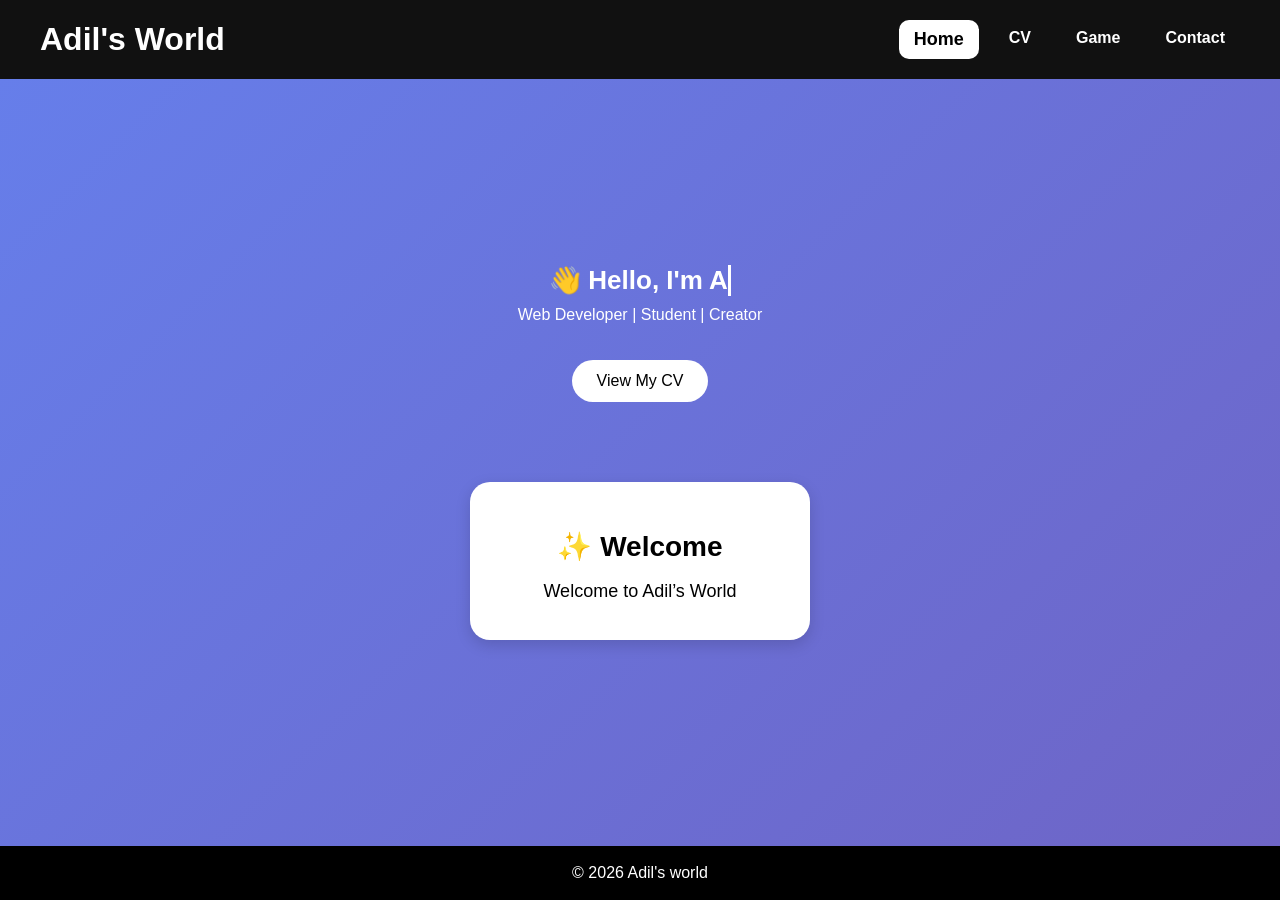
<file: index.html>
<!DOCTYPE html>
<html lang="th">
<head>
  <meta charset="UTF-8">
  <meta name="viewport" content="width=device-width, initial-scale=1.0">

  <title>Adil Binsaad | Web Developer Portfolio</title>
  <meta name="description" content="Portfolio ของ Adil Binsaad นักพัฒนาเว็บไซต์ นักศึกษา KMITL รวมผลงาน Web, UI/UX และ IoT">
  <meta name="keywords" content="Adil, Portfolio, Web Developer, KMITL, JavaScript, HTML, CSS">

  <meta property="og:title" content="Adil Binsaad Portfolio">
  <meta property="og:description" content="เว็บไซต์ Portfolio ของนักพัฒนา Web และ IoT">
  <meta property="og:type" content="website">
  <meta property="og:url" content="https://adilbinsaad.github.io/Personal-Website-Project/">

  <!-- CSS -->
  <link rel="stylesheet" href="css/main.css">
  <link rel="stylesheet" href="css/index.css">

  <link href="https://fonts.googleapis.com/css2?family=Poppins:wght@400;600&display=swap" rel="stylesheet">
</head>

<body>

<header>
  <h1><a href="index.html" class="logo">Adil's World</a></h1>

  <nav>
    <a href="index.html" class="active">Home</a>
    <a href="cv.html">CV</a>
    <a href="game.html">Game</a>
    <a href="contact.html">Contact</a>
  </nav>
</header>

<section class="hero">

  <h2 class="typing reveal"></h2>
  <p class="subtitle reveal">Web Developer | Student | Creator</p>

  <a href="cv.html" class="btn reveal">View My CV</a>

  <div class="grid">

    <div class="card glow-card reveal welcome big-welcome">
      <h3>✨ Welcome</h3>
         <p>Welcome to Adil’s World</p>
    </div>

  </div>

</section>

<footer>
  <p>© 2026 Adil's world</p>
</footer>

<script src="js/index.js"></script>
</body>
</html>
</file>
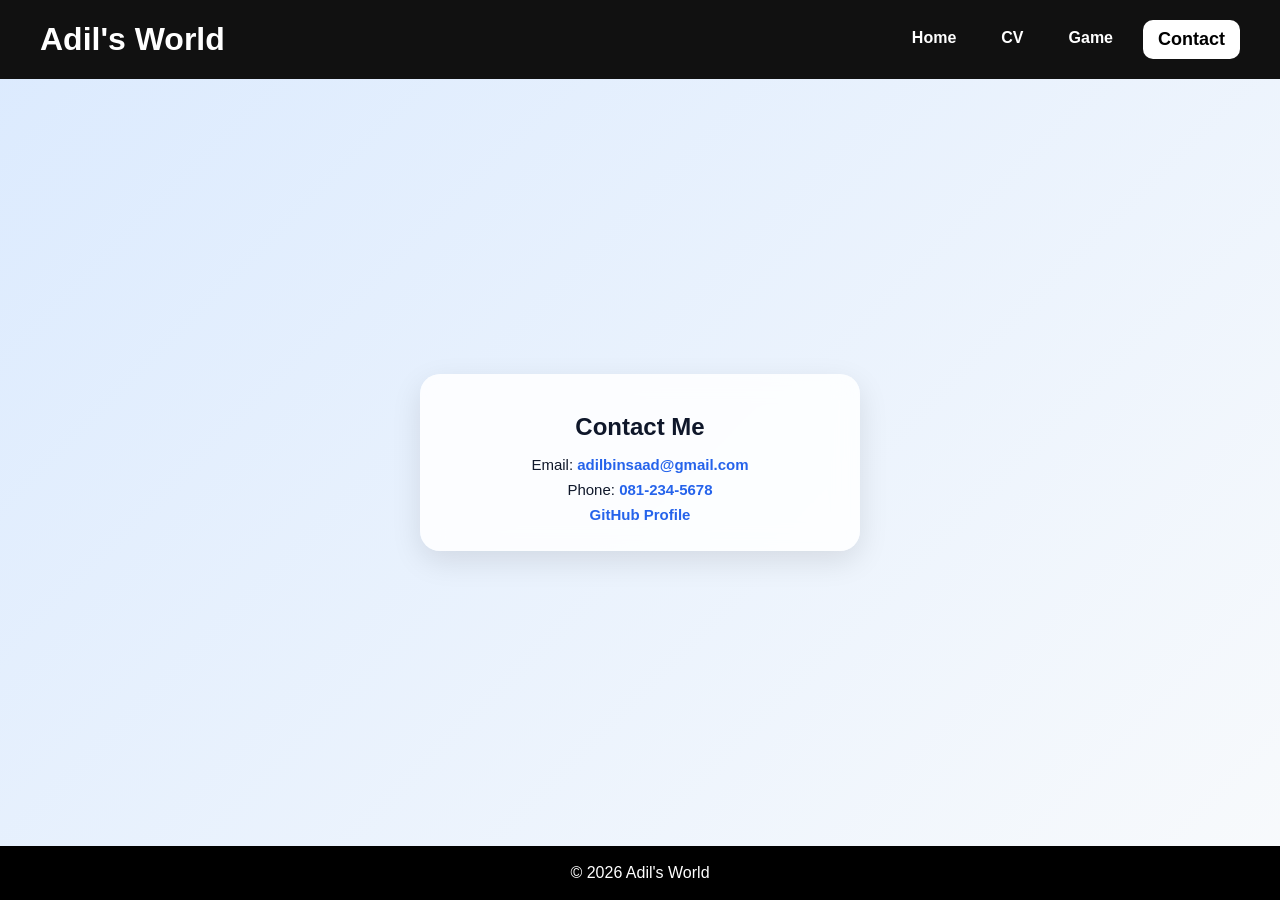
<file: contact.html>
<!DOCTYPE html>
<html lang="th">
<head>
  <meta charset="UTF-8">
  <meta name="viewport" content="width=device-width, initial-scale=1.0">

  <title>Contact | Adil Portfolio</title>
  <meta name="description" content="ติดต่อ Adil Binsaad">

  <link rel="stylesheet" href="css/main.css">
  <link rel="stylesheet" href="css/contact.css">
</head>

<body>

<header>
  <h1>
    <a href="index.html" class="logo">Adil's World</a>
  </h1>

  <nav aria-label="Main navigation">
    <a href="index.html">Home</a>
    <a href="cv.html">CV</a>
    <a href="game.html">Game</a>
    <a href="contact.html" class="active">Contact</a>
  </nav>
</header>

<main id="main-content" class="contact">
  <div class="card">
    <h2>Contact Me</h2>

    <p>Email: <a href="mailto:adilbinsaad@gmail.com">adilbinsaad@gmail.com</a></p>
    <p>Phone: <a href="tel:0812345678">081-234-5678</a></p>

    <p><a href="https://github.com/AdilBinsaad">GitHub Profile</a></p>
  </div>
</main>

<footer>
  <p>© 2026 Adil's World</p>
</footer>

</body>
</html>
</file>
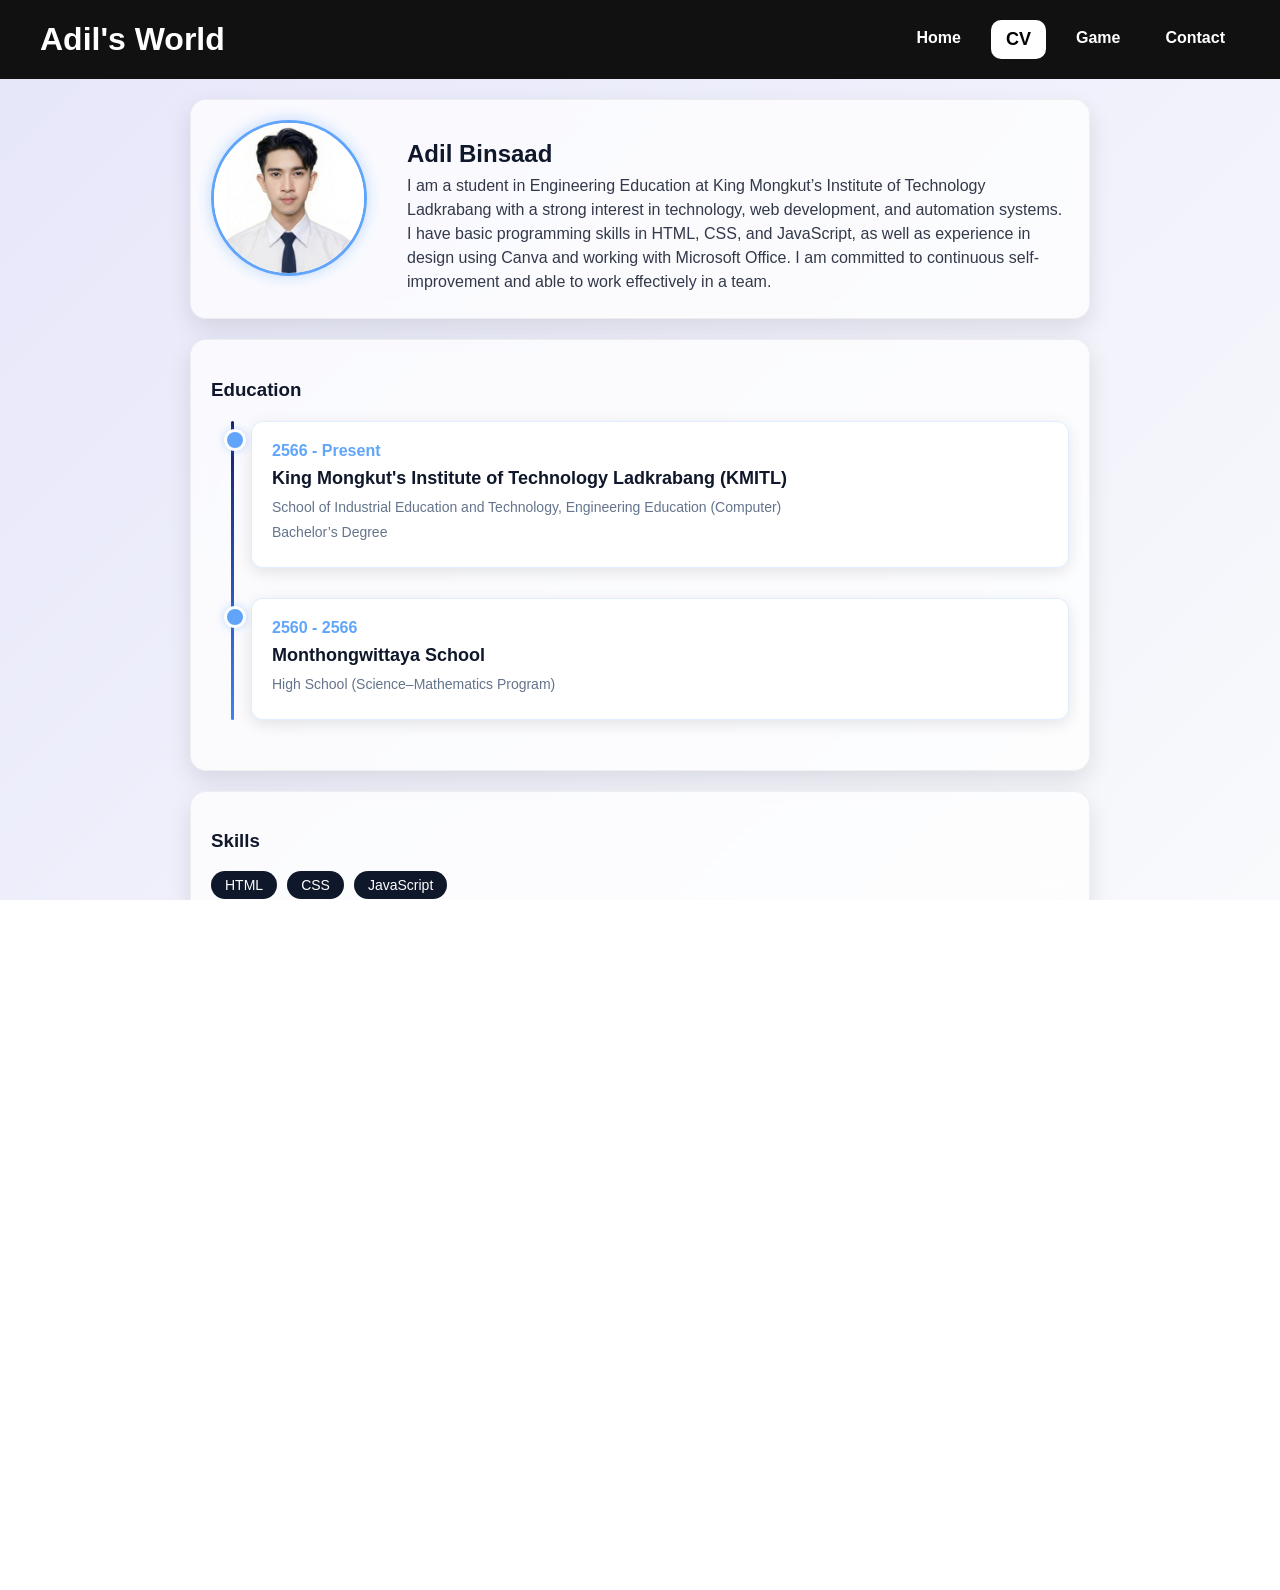
<file: cv.html>
<!DOCTYPE html>
<html lang="th">
<head>
  <meta charset="UTF-8">
  <meta name="viewport" content="width=device-width, initial-scale=1.0">

  <title>Adil Binsaad CV | Web Developer</title>
  <meta name="description" content="ประวัติและทักษะของ Adil Binsaad">

  <link rel="stylesheet" href="css/main.css">
  <link rel="stylesheet" href="css/cv.css">
</head>

<body class="cv-page">

<header>
  <h1><a href="index.html" class="logo">Adil's World</a></h1>

  <nav aria-label="Main navigation">
    <a href="index.html">Home</a>
    <a href="cv.html" class="active">CV</a>
    <a href="game.html">Game</a>
    <a href="contact.html">Contact</a>
  </nav>
</header>
<main id="main-content" class="cv-container">

<section class="profile card">
  <img src="images/รูป.png" alt="Adil Binsaad Web Developer Profile" class="profile-img">

  <div class="profile-info">
    <h2>Adil Binsaad</h2>
    <p>I am a student in Engineering Education at King Mongkut’s Institute of Technology Ladkrabang with a strong interest in technology, web development, and automation systems. I have basic programming skills in HTML, CSS, and JavaScript, as well as experience in design using Canva and working with Microsoft Office. I am committed to continuous self-improvement and able to work effectively in a team.
</p>
  </div>
</section>

<section class="cv-section card">
  <h3>Education</h3>
  <div class="timeline">
    <div class="timeline-item">
      <div class="timeline-marker"></div>
      <div class="timeline-content">
        <h4>2566 - Present</h4>
        <h5>King Mongkut's Institute of Technology Ladkrabang (KMITL)</h5>
        <p>School of Industrial Education and Technology, Engineering Education (Computer)</p>
        <p>Bachelor’s Degree</p>
      </div>
    </div>
    <div class="timeline-item">
      <div class="timeline-marker"></div>
      <div class="timeline-content">
        <h4>2560 - 2566</h4>
        <h5>Monthongwittaya School</h5>
        <p>High School (Science–Mathematics Program)</p>
      </div>
    </div>
  </div>
</section>

<section class="cv-section card">
  <h3>Skills</h3>
  <div class="skills">
    <span>HTML</span>
    <span>CSS</span>
    <span>JavaScript</span>
  </div>
</section>

<section class="cv-section card">
  <h3>Projects</h3>
  <div class="project">
    <h4>Automatic Microgreen Cultivation Control System Using IoT</h4>
    <p>An automated microgreen growing system that controls sensors and devices via a mobile application.</p>
  </div>
  <div class="project">
    <h4>Personal Website</h4>
    <p>Personal website developed using HTML, CSS, and JavaScript.</p>
  </div>
</section>

<section class="cv-section card">
  <h3>Contact</h3>
  <ul class="contact-list">
    <li><strong>Email:</strong> <a href="mailto:adilbinsaad@gmail.com">adilbinsaad@gmail.com</a></li>
    <li><strong>Phone:</strong> <a href="tel:0812345678">081-234-5678</a></li>
    <li><strong>GitHub:</strong> <a href="https://github.com/AdilBinsaad">GitHub Profile</a></li>
  </ul>
</section>

</main>

<footer>
  <p>© 2026 Adil's world</p>
</footer>

</body>
</html>
</file>
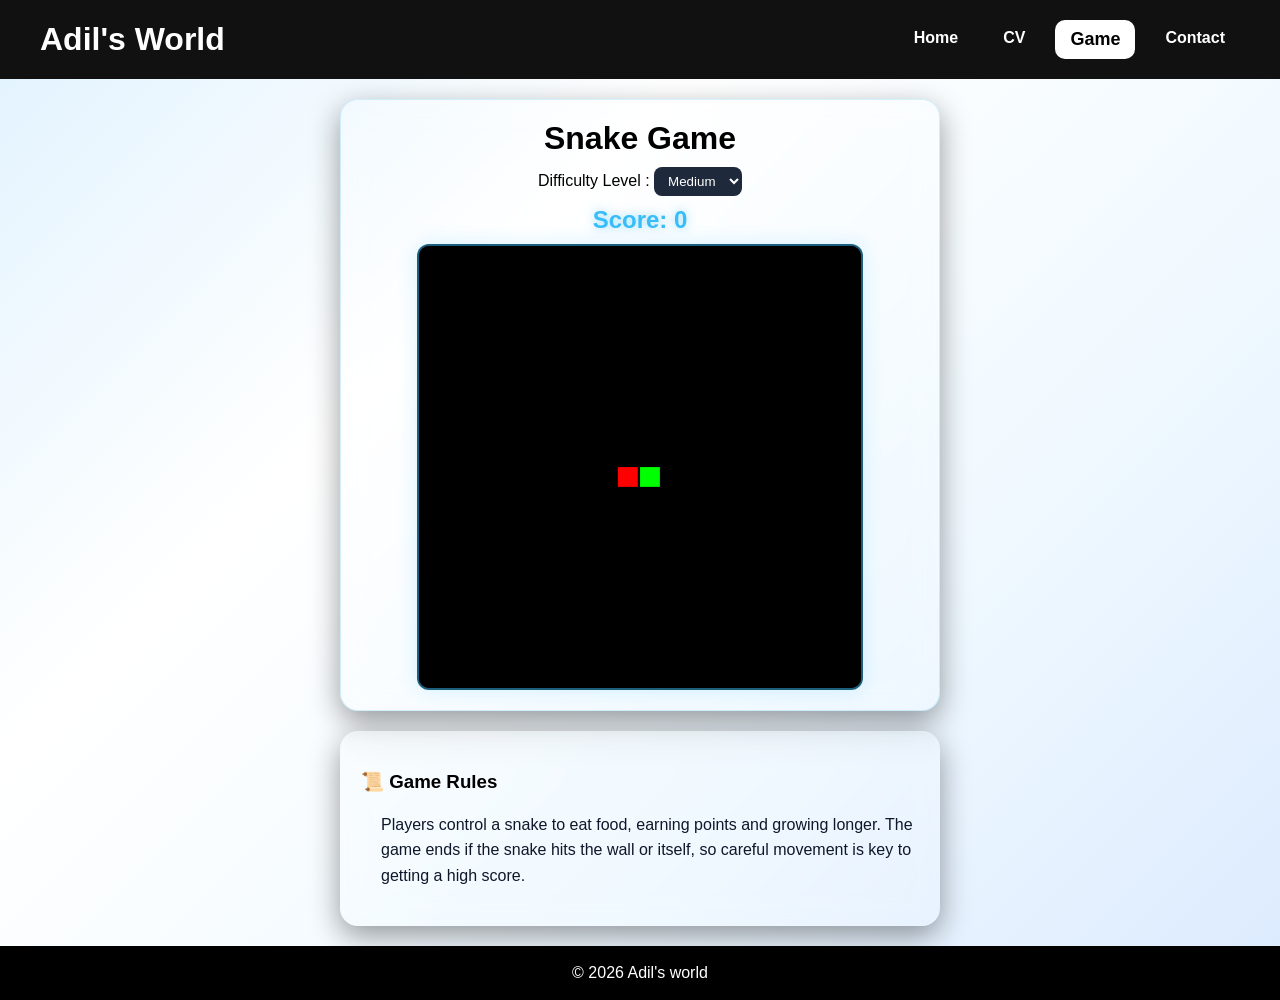
<file: game.html>
<!DOCTYPE html>
<html lang="th">
<head>
  <meta charset="UTF-8">
  <meta name="viewport" content="width=device-width, initial-scale=1.0">
  <title>Snake Game</title>

  <link rel="stylesheet" href="css/game.css">
  <link rel="stylesheet" href="css/main.css">
</head>
<body>

<header>
  <h1>
    <a href="index.html" class="logo">Adil's World</a>
  </h1>

  <nav>
    <a href="index.html">Home</a>
    <a href="cv.html">CV</a>
    <a href="game.html" class="active">Game</a>
    <a href="contact.html">Contact</a>
  </nav>
</header>

<main class="game-container">

  <!-- 🎮 ฝั่งเกม -->
  <div class="game-area">

    <div class="game-title">Snake Game</div>
    
    <!-- Difficulty -->
    <div class="difficulty">
      <label>Difficulty Level :</label>
      <select id="level">
        <option value="150">Easy</option>
        <option value="100" selected>Medium</option>
        <option value="60">Hard</option>
      </select>
    </div>

    <h2 class="score">Score: <span id="score">0</span></h2>

    <!-- เกม -->
    <canvas id="gameCanvas" width="400" height="400"></canvas>

  </div>

  <section class="rules">
    <h3>📜 Game Rules</h3>

    <ul>
    
      <p>Players control a snake to eat food, earning points and growing longer. The game ends if the snake hits the wall or itself, so careful movement is key to getting a high score.</p>
      
    </ul>

  </section>

</main>

<!-- Popup -->
<div id="gameOverPopup" class="popup hidden">
  <div class="popup-content">
    <h2>Game Over</h2>
    <p>Your Score: <span id="finalScore"></span></p>
    <button onclick="restartGame()">Play Again</button>
  </div>
</div>

<noscript>
  <p>กรุณาเปิด JavaScript เพื่อเล่นเกม</p>
</noscript>

<footer>
  <p>© 2026 Adil's world</p>
</footer>

<script src="js/game.js"></script>

</body>
</html>
</file>
<file: css/main.css>
/* =========================
   Base (Modern Dark UI)
   ========================= */
body {
  font-family: 'Segoe UI', Tahoma, Geneva, Verdana, sans-serif;
  margin: 0;
  padding: 0;
  overflow-x: hidden;
}

/* =========================
   Header
   ========================= */
header {
  background: #111;
  color: white;

  width: 100%;
  box-sizing: border-box;

  padding: 20px 40px;

  display: flex;
  justify-content: space-between;
  align-items: center;

  flex-wrap: wrap;
}

/* =========================
   Logo
   ========================= */
header h1 {
  margin: 0;
  font-size: 32px;
}

.logo {
  color: white;
  text-decoration: none;
}

.logo:hover {
  opacity: 0.8;
}

/* =========================
   Navigation
   ========================= */
nav {
  display: flex;
  gap: 15px;
  flex-wrap: wrap;
}

/* =========================
   Menu Links
   ========================= */
nav a {
  color: white;
  text-decoration: none;
  font-weight: bold;

  font-size: 16px;
  padding: 8px 14px;

  border-radius: 10px;
  border: 1px solid transparent;

  transition: 0.3s ease;
}

nav a:hover {
  background: white;
  color: black;
  transform: translateY(-2px);
}

nav a.active {
  background: white;
  color: black;
  font-size: 18px;
}

/* =========================
   Grid Layout
   ========================= */
.grid {
  display: grid;
  grid-template-columns: 1fr;
  gap: 20px;
  padding: 20px;
}

@media (min-width: 768px) {
  .grid {
    grid-template-columns: 1fr 1fr;
  }
}

/* =========================
   MOBILE FIX
   ========================= */
@media (max-width: 600px) {
  header {
    flex-direction: column;
    align-items: center;
    text-align: center;
    gap: 10px;
  }

  header h1 {
    font-size: 26px;
  }

  nav {
    justify-content: center;
    width: 100%;
  }

  nav a {
    font-size: 14px;
    padding: 6px 10px;
  }
}
</file>
<file: css/index.css>
html, body {
  margin: 0;
  padding: 0;
  overflow-x: hidden;
  height: 100%;
}

body {
  display: flex;
  flex-direction: column;
  min-height: 100vh;
}

.hero {
  flex: 1; 
  display: flex;
  flex-direction: column;
  justify-content: center;
  align-items: center;

  text-align: center;

  background: linear-gradient(135deg, #667eea, #764ba2);
  color: white;

  background-size: 200% 200%;
  animation: bgMove 10s infinite alternate;

  padding: 20px;
  box-sizing: border-box;
}

@keyframes bgMove {
  0% { background-position: left; }
  100% { background-position: right; }
}

.typing {
  font-size: 26px;
  border-right: 3px solid white;
  white-space: nowrap;
  overflow: hidden;
  margin: 0;
}

.subtitle {
  margin-top: 10px;
  opacity: 0.9;
}

.btn {
  margin-top: 20px;
  padding: 12px 25px;
  background: white;
  color: black;
  text-decoration: none;
  border-radius: 30px;
  transition: 0.3s;
}

.btn:hover {
  background: black;
  color: white;
  transform: scale(1.05);
}

.grid {
  display: flex;
  justify-content: center;
  margin-top: 20px;
  width: 100%;
}

.card {
  background: white;
  color: black;
  padding: 20px;
  border-radius: 12px;
  text-align: center;
  box-shadow: 0 5px 15px rgba(0,0,0,0.15);
  max-width: 400px;
}

.welcome {
  margin-top: 40px;
  animation: floatCard 3s ease-in-out infinite;
}

@keyframes floatCard {
  0% { transform: translateY(0px); }
  50% { transform: translateY(-6px); }
  100% { transform: translateY(0px); }
}

.glow-card {
  transition: 0.3s;
}

.glow-card:hover {
  transform: scale(1.05);
  box-shadow: 0 0 25px rgba(255,255,255,0.3);
}

.reveal {
  opacity: 0;
  transform: translateY(20px);
  transition: 0.6s ease;
}

.reveal.active {
  opacity: 1;
  transform: translateY(0);
}

footer {
  text-align: center;
  padding: 2px;
  color: white;
  background: black;
}

/* ===== BIG WELCOME (ขยายพิเศษ) ===== */
.big-welcome {
  max-width: 300px;   
  width: 90%;

  padding: 20px;      
  border-radius: 20px;

  font-size: 18px;
}

/* ขยายหัวข้อ */
.big-welcome h3 {
  font-size: 28px;
  margin-bottom: 10px;
}

/* ขยายข้อความ */
.big-welcome p {
  font-size: 18px;
}
</file>
<file: css/contact.css>
/* ===== RESET & FULL HEIGHT ===== */
html, body {
  height: 100%;
  margin: 0;
  padding: 0;
}

/* ===== BODY LAYOUT ===== */
body {

  /* พื้นหลังสว่าง */
  background: linear-gradient(135deg, #dbeafe, #f8fafc);
  color: #0f172a;

  /* จัด layout ทั้งหน้า */
  display: flex;
  flex-direction: column;

  overflow: hidden; /* 🔥 ไม่ให้ scroll */
}

/* ===== HEADER ===== */
header {
  flex-shrink: 0;
}

/* ===== MAIN ===== */
.contact {
  flex: 1; /* 🔥 กินพื้นที่ที่เหลือ */

  display: flex;
  justify-content: center;
  align-items: center;

  padding: 10px;
  box-sizing: border-box;
}

/* ===== CARD ===== */
.card {
  background: rgba(255, 255, 255, 0.85);
  backdrop-filter: blur(12px);

  border-radius: 20px;
  padding: 20px;

  width: 100%;
  max-width: 400px;

  text-align: center;

  box-shadow: 0 10px 30px rgba(0,0,0,0.1);
  transition: 0.3s;
}

/* hover */
.card:hover {
  transform: translateY(-5px);
  box-shadow: 0 15px 40px rgba(0,0,0,0.15);
}

/* ===== TITLE ===== */
.card h2 {
  margin-bottom: 15px;
  font-size: 24px;
}

/* ===== TEXT ===== */
.card p {
  margin: 8px 0;
  font-size: 15px;
}

/* ===== LINK ===== */
.card a {
  color: #2563eb;
  text-decoration: none;
  font-weight: bold;
}

.card a:hover {
  text-decoration: underline;
}

/* ===== RESPONSIVE ===== */
@media (max-width: 600px) {
  .card {
    padding: 15px;
  }

  .card h2 {
    font-size: 20px;
  }

  .card p {
    font-size: 14px;
  }
}

footer {
  text-align: center;
  padding: 2px;
  color: white;
  background: black;
}
</file>
<file: css/cv.css>
body {
  margin: 0;

 /* background: linear-gradient(135deg, #e0f2fe, #f8fafc); */
  background: linear-gradient(135deg, #E6E6FA, #f8fafc);
  color: #0f172a;
  
}
html, body {
  margin: 0;
  padding: 0;
  overflow-x: hidden;
  height: 100%;
}

body {
  display: flex;
  flex-direction: column;
  min-height: 100vh;
}

.cv-container {
  display: grid;
  gap: 20px;
  max-width: 900px;
  margin: auto;
  padding: 20px;
}

.card {
  background: rgba(255, 255, 255, 0.75);
  backdrop-filter: blur(10px);
  border-radius: 16px;
  padding: 20px;
  box-shadow: 0 10px 25px rgba(0, 0, 0, 0.1);
  transition: 0.3s;
  border: 1px solid rgba(0,0,0,0.05);
}

.card:hover {
  transform: translateY(-5px);
  box-shadow: 0 15px 35px rgba(0, 0, 0, 0.15);
}

.profile-img {
  width: 150px;
  height: 150px;

  border-radius: 50%;   
  object-fit: cover;    
  object-position: center;
  flex-shrink: 0;

  border: 3px solid #60a5fa;
  box-shadow: 0 0 15px rgba(96, 165, 250, 0.4);
}

.profile {
  display: flex;
  align-items: flex-start;
  gap: 30px;
  transition: 0.3s;
}

.profile-img:hover {
  transform: scale(1.05) rotate(2deg);
}

/* ===== PROFILE TEXT ===== */
.profile-info {
  margin-left: 10px;
}

.profile-info h2 {
  margin-bottom: 6px;
}

.profile-info p {
  margin: 4px 0;
  line-height: 1.5;
  opacity: 0.85;
}

.skills {
  display: flex;
  flex-wrap: wrap;
  gap: 10px;
}

.skills span {
  background: #0f172a;
  color: white;
  padding: 6px 14px;
  border-radius: 999px;
  font-size: 14px;
  transition: 0.3s;
}

.skills span:hover {
  background: #60a5fa;
  transform: scale(1.05);
}

.project {
  margin-top: 10px;
  padding: 10px;
  border-left: 3px solid #60a5fa;
  transition: 0.3s;
}

.project:hover {
  padding-left: 15px;
}

.timeline {
  position: relative;
  padding-left: 40px;
  margin-top: 20px;
}

.timeline::before {
  content: '';
  position: absolute;
  left: 20px;
  top: 0;
  bottom: 0;
  width: 3px;
  background: linear-gradient(to bottom, #191970, #3b82f6);
  border-radius: 2px;
}

.timeline-item {
  position: relative;
  margin-bottom: 30px;
  opacity: 0;
  animation: fadeInUp 0.6s ease-out forwards;
}

.timeline-item:nth-child(1) { animation-delay: 0.1s; }
.timeline-item:nth-child(2) { animation-delay: 0.3s; }

@keyframes fadeInUp {
  from {
    opacity: 0;
    transform: translateY(20px);
  }
  to {
    opacity: 1;
    transform: translateY(0);
  }
}

.timeline-marker {
  position: absolute;
  left: -27px;
  top: 8px;
  width: 16px;
  height: 16px;
  background: #60a5fa;
  border: 3px solid white;
  border-radius: 50%;
  box-shadow: 0 0 10px rgba(96, 165, 250, 0.4);
  z-index: 1;
}

.timeline-content {
  background: rgba(255, 255, 255, 0.9);
  padding: 20px;
  border-radius: 12px;
  box-shadow: 0 4px 15px rgba(0, 0, 0, 0.1);
  border: 1px solid rgba(96, 165, 250, 0.2);
  transition: 0.3s;
}

.timeline-content:hover {
  transform: translateX(5px);
  box-shadow: 0 6px 20px rgba(0, 0, 0, 0.15);
}

.timeline-content h4 {
  color: #60a5fa;
  margin: 0 0 8px 0;
  font-size: 16px;
  font-weight: 600;
}

.timeline-content h5 {
  margin: 0 0 8px 0;
  font-size: 18px;
  color: #0f172a;
}

.timeline-content p {
  margin: 4px 0;
  line-height: 1.5;
  color: #64748b;
  font-size: 14px;
}

.contact-list {
  list-style: none;
  padding: 0;
  margin: 0;
  display: flex;

  flex-direction: column;
  gap: 1x;
}

.contact-list {
  list-style: none;
  padding: 0;
  margin: 0;

  display: flex;
  flex-direction: column;

  gap: 6px; 
}

.contact-list li {
  background: rgba(255, 255, 255, 0.5);
  padding: 8px 12px;
  border-radius: 8px;

  display: flex;
  align-items: center;
  gap: 8px; 
}

.contact-list strong {
  color: #60a5fa;
  font-weight: 600;

  min-width: 60px; 
  margin-right: 5px;
}

.contact-list a {
  color: #0f172a;
  text-decoration: none;
  transition: 0.3s;
}

.contact-list a:hover {
  color: #60a5fa;
}

@media (max-width: 600px) {

  .profile {
    flex-direction: column;
    align-items: center; 
    text-align: left;    
  }

  .profile-img {
    margin: 0 auto;
  }

  .profile-info {
    width: 100%;
    text-align: left;   
    margin-left: 0;
  }


  .profile-info h2 {
    text-align: center;
  }

  .profile-info p {
    text-align: left;
  }

  .timeline {
    padding-left: 30px;
  }

  .timeline::before {
    left: 15px;
  }

  .timeline-marker {
    left: -22px;
    width: 12px;
    height: 12px;
  }

  .timeline-content {
    padding: 15px;
  }

  .timeline-content h4 {
    font-size: 14px;
  }

  .timeline-content h5 {
    font-size: 16px;
  }

  .timeline-content p {
    font-size: 13px;
  }
}

footer {
  text-align: center;
  padding: 2px;
  color: white;
  background: black;
}
</file>
<file: css/game.css>
/* ===== RESET + FIX OVERFLOW ===== */
* {
  box-sizing: border-box;
}

html, body {
  margin: 0;
  padding: 0;
  overflow-x: hidden; 
}

/* ===== พื้นหลังเว็บ ===== */
body {
  background: linear-gradient(-45deg, #dbeafe, #f0f9ff, #ffffff, #e0f2fe) !important;
  background-size: 400% 400%;
  animation: bgMove 12s ease infinite;

  color: #0f172a;
}

/* ===== อนิเมชันพื้นหลัง ===== */
@keyframes bgMove {
  0% { background-position: 0% 50%; }
  50% { background-position: 100% 50%; }
  100% { background-position: 0% 50%; }
}

/* ===== HEADER ===== */
header {
  text-align: center;
  padding: 15px;

  background: rgba(0,0,0,0.4);
  backdrop-filter: blur(10px);

  position: sticky;
  top: 0;
  z-index: 10;

  width: 100%;
}

/* ===== layout หลัก ===== */
.game-container {
  display: flex;
  flex-direction: column;

  align-items: center;
  justify-content: flex-start;

  gap: 20px;

  padding: 20px; 
  width: 100%;
}

/* ===== กล่องเกม ===== */
.game-area {
  background: rgba(255,255,255,0.06);
  border: 1px solid rgba(56,189,248,0.2);
  border-radius: 18px;
  padding: 20px;

  text-align: center;

  box-shadow: 0 10px 30px rgba(0,0,0,0.4);
  backdrop-filter: blur(12px);

  transition: 0.3s;

  width: 100%;
  max-width: 600px;

  margin: 0 auto;
  overflow: hidden; 
}

/* hover */
.game-area:hover {
  transform: translateY(-5px);
  border-color: #38bdf8;
}

/* ===== ชื่อเกม ===== */
.game-title {
  font-size: 32px;
  font-weight: bold;
  margin-bottom: 10px;
  color: #000;
}

/* ===== คะแนน ===== */
.score {
  font-size: 24px;
  margin: 10px 0;

  color: #38bdf8;
  text-shadow: 0 0 10px rgba(56,189,248,0.5);

  animation: pop 0.6s ease;
}

/* animation */
@keyframes pop {
  0% { transform: scale(0.8); opacity: 0; }
  100% { transform: scale(1); opacity: 1; }
}

/* ===== canvas เกม ===== */
canvas {
  display: block;
  margin: 0 auto;

  width: 100%;
  max-width: 80%;
  height: auto;

  background: black;

  border-radius: 12px;
  border: 2px solid rgba(56,189,248,0.5);

  box-shadow: 0 0 20px rgba(56,189,248,0.2);

  touch-action: none;
}

/* ===== dropdown ===== */
select {
  padding: 6px 10px;
  border-radius: 8px;
  border: none;

  background: #1e293b;
  color: white;

  cursor: pointer;
}

/* ===== กติกา ===== */
.rules {
  background: rgba(255,255,255,0.06);
  border: 1px solid rgba(255,255,255,0.1);
  border-radius: 18px;

  padding: 20px;

  box-shadow: 0 10px 30px rgba(0,0,0,0.4);
  backdrop-filter: blur(12px);

  transition: 0.3s;

  width: 100%;
  max-width: 600px;

  margin: 0 auto;
  overflow: hidden; 
}

/* hover */
.rules:hover {
  transform: translateY(-5px);
  border-color: #38bdf8;
}

/* ข้อความ */
.rules h3,
.rules h4 {
  color: #000;
}

.rules ul {
  padding-left: 20px;
  line-height: 1.6;
  color: #0f172a;
}

label {
  color: #000;
}

/* ===== popup ===== */
.popup {
  position: fixed;
  inset: 0;

  background: rgba(0,0,0,0.75);
  color: white;

  display: flex;
  justify-content: center;
  align-items: center;
}

.popup-content {
  background: rgba(255,255,255,0.08);
  padding: 30px;
  border-radius: 16px;

  text-align: center;

  border: 1px solid #38bdf8;

  box-shadow: 0 0 30px rgba(56,189,248,0.3);

  animation: popupIn 0.4s ease;
}

@keyframes popupIn {
  from { transform: scale(0.7); opacity: 0; }
  to { transform: scale(1); opacity: 1; }
}

/* ===== ปุ่ม ===== */
button {
  margin-top: 10px;
  padding: 10px 20px;

  border: none;
  border-radius: 10px;

  background: #38bdf8;
  color: black;
  font-family: 'Poppins', sans-serif;
  font-weight: bold;
}

button:hover {
  transform: scale(1.1);
  box-shadow: 0 0 15px #38bdf8;
}

/* ซ่อน */
.hidden {
  display: none;
}

/* ===== MOBILE FIX ===== */
@media (max-width: 600px) {
  .game-area,
  .rules {
    padding: 15px;
  }

  .game-title {
    font-size: 26px;
    color: #000;
  }

  .score {
    font-size: 20px;
  }
}

footer {
  text-align: center;
  padding: 2px;
  color: white;
  background: black;
}
</file>
